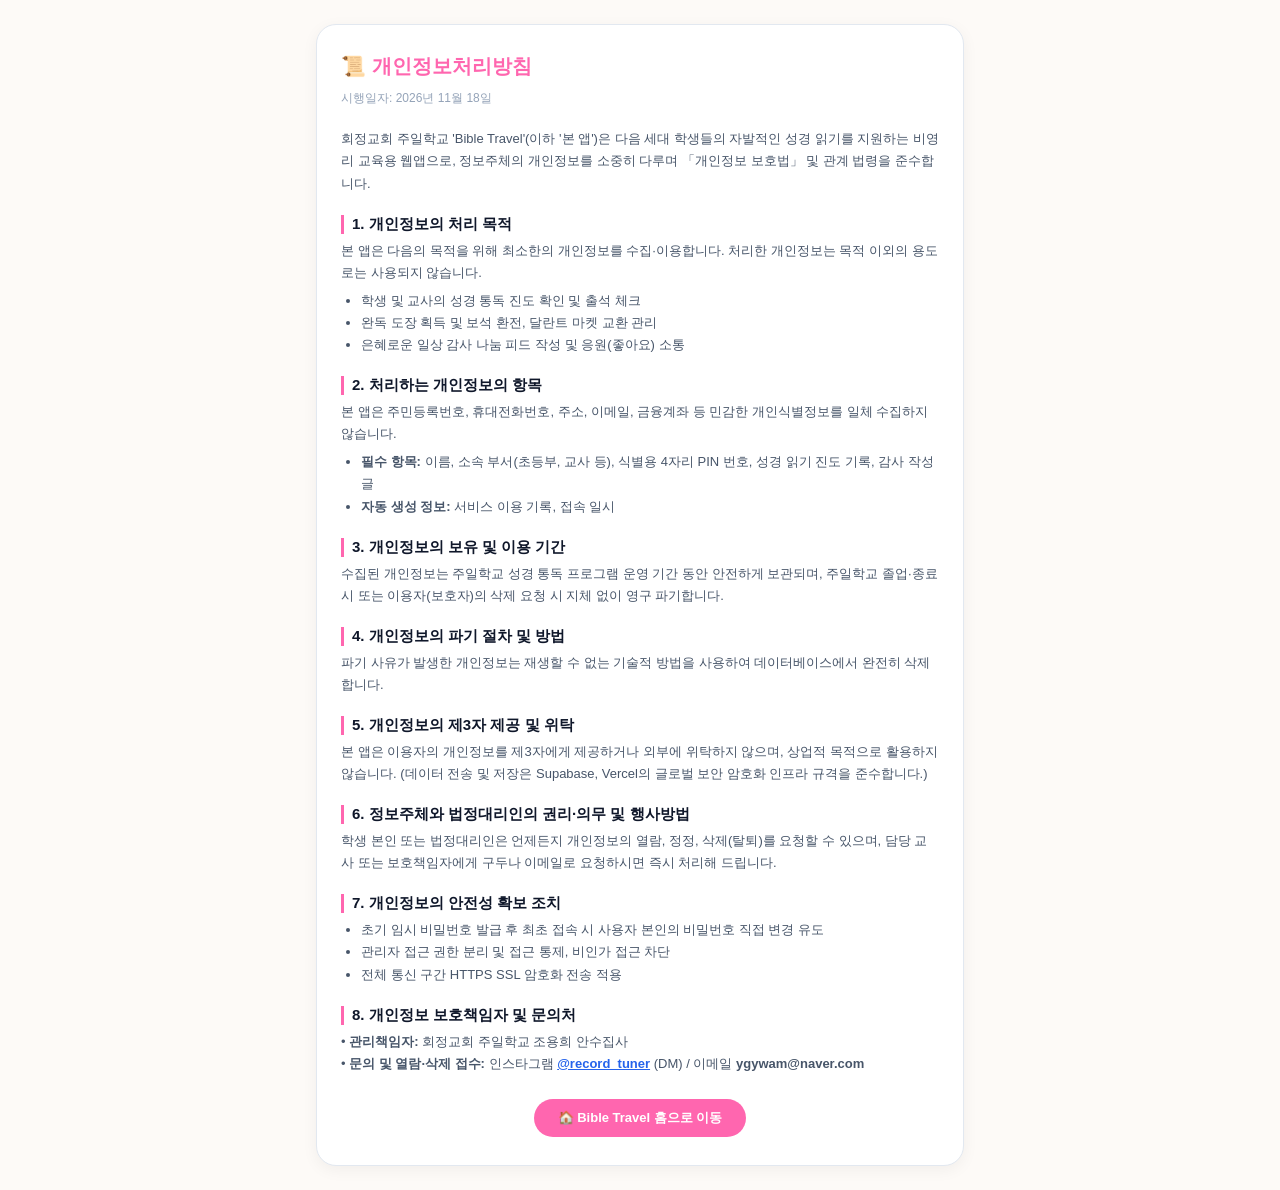
<file: privacy.html>
<!DOCTYPE html>
<html lang="ko">
<head>
  <meta charset="UTF-8">
  <meta name="viewport" content="width=device-width, initial-scale=1.0">
  <title>개인정보처리방침 - 회정교회 주일학교 Bible Travel</title>
  <link rel="stylesheet" href="styles.css">
  <style>
    body {
      background: #fdfaf7;
      padding: 24px 16px;
      font-family: -apple-system, BlinkMacSystemFont, "Segoe UI", Roboto, "Pretendard", sans-serif;
      color: #1e293b;
      max-width: 680px;
      margin: 0 auto;
    }
    .legal-container {
      background: #ffffff;
      border: 1px solid #e2e8f0;
      border-radius: 20px;
      padding: 28px 24px;
      box-shadow: 0 4px 16px rgba(0,0,0,0.05);
    }
    h1 { font-size: 20px; font-weight: 800; margin-bottom: 8px; color: #ff66af; }
    h2 { font-size: 15px; font-weight: 800; margin-top: 20px; margin-bottom: 6px; color: #0f172a; border-left: 3px solid #ff66af; padding-left: 8px; }
    p, li { font-size: 13px; line-height: 1.7; color: #475569; }
    ul { margin: 6px 0; padding-left: 20px; }
    .back-btn {
      display: inline-block;
      margin-top: 24px;
      padding: 10px 24px;
      background: #ff66af;
      color: #fff;
      font-weight: 800;
      border-radius: 20px;
      text-decoration: none;
      font-size: 13px;
    }
  </style>
</head>
<body>
  <div class="legal-container">
    <h1>📜 개인정보처리방침</h1>
    <p style="font-size: 12px; color: #94a3b8; margin-bottom: 20px;">시행일자: 2026년 11월 18일</p>
    
    <p>회정교회 주일학교 'Bible Travel'(이하 '본 앱')은 다음 세대 학생들의 자발적인 성경 읽기를 지원하는 비영리 교육용 웹앱으로, 정보주체의 개인정보를 소중히 다루며 「개인정보 보호법」 및 관계 법령을 준수합니다.</p>

    <h2>1. 개인정보의 처리 목적</h2>
    <p>본 앱은 다음의 목적을 위해 최소한의 개인정보를 수집·이용합니다. 처리한 개인정보는 목적 이외의 용도로는 사용되지 않습니다.</p>
    <ul>
      <li>학생 및 교사의 성경 통독 진도 확인 및 출석 체크</li>
      <li>완독 도장 획득 및 보석 환전, 달란트 마켓 교환 관리</li>
      <li>은혜로운 일상 감사 나눔 피드 작성 및 응원(좋아요) 소통</li>
    </ul>

    <h2>2. 처리하는 개인정보의 항목</h2>
    <p>본 앱은 주민등록번호, 휴대전화번호, 주소, 이메일, 금융계좌 등 민감한 개인식별정보를 일체 수집하지 않습니다.</p>
    <ul>
      <li><strong>필수 항목:</strong> 이름, 소속 부서(초등부, 교사 등), 식별용 4자리 PIN 번호, 성경 읽기 진도 기록, 감사 작성 글</li>
      <li><strong>자동 생성 정보:</strong> 서비스 이용 기록, 접속 일시</li>
    </ul>

    <h2>3. 개인정보의 보유 및 이용 기간</h2>
    <p>수집된 개인정보는 주일학교 성경 통독 프로그램 운영 기간 동안 안전하게 보관되며, 주일학교 졸업·종료 시 또는 이용자(보호자)의 삭제 요청 시 지체 없이 영구 파기합니다.</p>

    <h2>4. 개인정보의 파기 절차 및 방법</h2>
    <p>파기 사유가 발생한 개인정보는 재생할 수 없는 기술적 방법을 사용하여 데이터베이스에서 완전히 삭제합니다.</p>

    <h2>5. 개인정보의 제3자 제공 및 위탁</h2>
    <p>본 앱은 이용자의 개인정보를 제3자에게 제공하거나 외부에 위탁하지 않으며, 상업적 목적으로 활용하지 않습니다. (데이터 전송 및 저장은 Supabase, Vercel의 글로벌 보안 암호화 인프라 규격을 준수합니다.)</p>

    <h2>6. 정보주체와 법정대리인의 권리·의무 및 행사방법</h2>
    <p>학생 본인 또는 법정대리인은 언제든지 개인정보의 열람, 정정, 삭제(탈퇴)를 요청할 수 있으며, 담당 교사 또는 보호책임자에게 구두나 이메일로 요청하시면 즉시 처리해 드립니다.</p>

    <h2>7. 개인정보의 안전성 확보 조치</h2>
    <ul>
      <li>초기 임시 비밀번호 발급 후 최초 접속 시 사용자 본인의 비밀번호 직접 변경 유도</li>
      <li>관리자 접근 권한 분리 및 접근 통제, 비인가 접근 차단</li>
      <li>전체 통신 구간 HTTPS SSL 암호화 전송 적용</li>
    </ul>

    <h2>8. 개인정보 보호책임자 및 문의처</h2>
    <p>
      • <strong>관리책임자:</strong> 회정교회 주일학교 조용희 안수집사<br>
      • <strong>문의 및 열람·삭제 접수:</strong> 인스타그램 <a href="https://www.instagram.com/record_tuner/" target="_blank" rel="noopener noreferrer" style="color:#2563eb; font-weight:700; text-decoration:underline;">@record_tuner</a> (DM) / 이메일 <strong>ygywam@naver.com</strong>
    </p>

    <div style="text-align: center;">
      <a href="/" class="back-btn">🏠 Bible Travel 홈으로 이동</a>
    </div>
  </div>
</body>
</html>
</file>
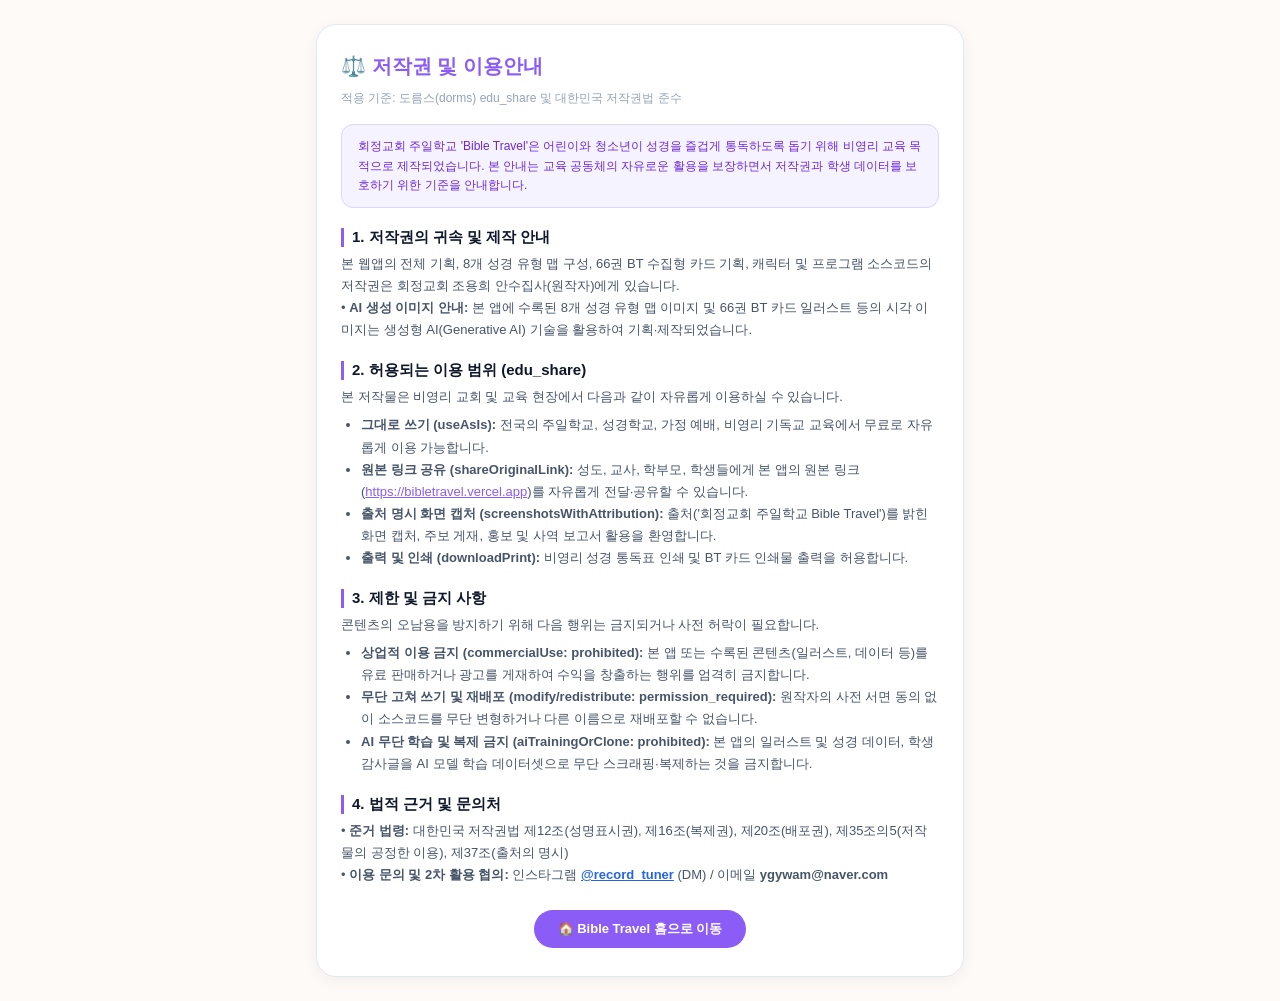
<file: terms.html>
<!DOCTYPE html>
<html lang="ko">
<head>
  <meta charset="UTF-8">
  <meta name="viewport" content="width=device-width, initial-scale=1.0">
  <title>저작권 및 이용안내 - 회정교회 주일학교 Bible Travel</title>
  <link rel="stylesheet" href="styles.css">
  <style>
    body {
      background: #fdfaf7;
      padding: 24px 16px;
      font-family: -apple-system, BlinkMacSystemFont, "Segoe UI", Roboto, "Pretendard", sans-serif;
      color: #1e293b;
      max-width: 680px;
      margin: 0 auto;
    }
    .legal-container {
      background: #ffffff;
      border: 1px solid #e2e8f0;
      border-radius: 20px;
      padding: 28px 24px;
      box-shadow: 0 4px 16px rgba(0,0,0,0.05);
    }
    h1 { font-size: 20px; font-weight: 800; margin-bottom: 8px; color: #8b5cf6; }
    h2 { font-size: 15px; font-weight: 800; margin-top: 20px; margin-bottom: 6px; color: #0f172a; border-left: 3px solid #8b5cf6; padding-left: 8px; }
    p, li { font-size: 13px; line-height: 1.7; color: #475569; }
    ul { margin: 6px 0; padding-left: 20px; }
    .badge-box {
      background: #f5f3ff;
      border: 1px solid #ddd6fe;
      border-radius: 12px;
      padding: 12px 16px;
      margin: 12px 0;
      font-size: 12px;
      color: #6d28d9;
      line-height: 1.6;
    }
    .back-btn {
      display: inline-block;
      margin-top: 24px;
      padding: 10px 24px;
      background: #8b5cf6;
      color: #fff;
      font-weight: 800;
      border-radius: 20px;
      text-decoration: none;
      font-size: 13px;
    }
  </style>
</head>
<body>
  <div class="legal-container">
    <h1>⚖️ 저작권 및 이용안내</h1>
    <p style="font-size: 12px; color: #94a3b8; margin-bottom: 16px;">적용 기준: 도름스(dorms) edu_share 및 대한민국 저작권법 준수</p>
    
    <div class="badge-box">
      회정교회 주일학교 'Bible Travel'은 어린이와 청소년이 성경을 즐겁게 통독하도록 돕기 위해 비영리 교육 목적으로 제작되었습니다. 본 안내는 교육 공동체의 자유로운 활용을 보장하면서 저작권과 학생 데이터를 보호하기 위한 기준을 안내합니다.
    </div>

    <h2>1. 저작권의 귀속 및 제작 안내</h2>
    <p>본 웹앱의 전체 기획, 8개 성경 유형 맵 구성, 66권 BT 수집형 카드 기획, 캐릭터 및 프로그램 소스코드의 저작권은 회정교회 조용희 안수집사(원작자)에게 있습니다.</p>
    <p>• <strong>AI 생성 이미지 안내:</strong> 본 앱에 수록된 8개 성경 유형 맵 이미지 및 66권 BT 카드 일러스트 등의 시각 이미지는 생성형 AI(Generative AI) 기술을 활용하여 기획·제작되었습니다.</p>

    <h2>2. 허용되는 이용 범위 (edu_share)</h2>
    <p>본 저작물은 비영리 교회 및 교육 현장에서 다음과 같이 자유롭게 이용하실 수 있습니다.</p>
    <ul>
      <li><strong>그대로 쓰기 (useAsIs):</strong> 전국의 주일학교, 성경학교, 가정 예배, 비영리 기독교 교육에서 무료로 자유롭게 이용 가능합니다.</li>
      <li><strong>원본 링크 공유 (shareOriginalLink):</strong> 성도, 교사, 학부모, 학생들에게 본 앱의 원본 링크(<a href="https://bibletravel.vercel.app" style="color:#8b5cf6;">https://bibletravel.vercel.app</a>)를 자유롭게 전달·공유할 수 있습니다.</li>
      <li><strong>출처 명시 화면 캡처 (screenshotsWithAttribution):</strong> 출처('회정교회 주일학교 Bible Travel')를 밝힌 화면 캡처, 주보 게재, 홍보 및 사역 보고서 활용을 환영합니다.</li>
      <li><strong>출력 및 인쇄 (downloadPrint):</strong> 비영리 성경 통독표 인쇄 및 BT 카드 인쇄물 출력을 허용합니다.</li>
    </ul>

    <h2>3. 제한 및 금지 사항</h2>
    <p>콘텐츠의 오남용을 방지하기 위해 다음 행위는 금지되거나 사전 허락이 필요합니다.</p>
    <ul>
      <li><strong>상업적 이용 금지 (commercialUse: prohibited):</strong> 본 앱 또는 수록된 콘텐츠(일러스트, 데이터 등)를 유료 판매하거나 광고를 게재하여 수익을 창출하는 행위를 엄격히 금지합니다.</li>
      <li><strong>무단 고쳐 쓰기 및 재배포 (modify/redistribute: permission_required):</strong> 원작자의 사전 서면 동의 없이 소스코드를 무단 변형하거나 다른 이름으로 재배포할 수 없습니다.</li>
      <li><strong>AI 무단 학습 및 복제 금지 (aiTrainingOrClone: prohibited):</strong> 본 앱의 일러스트 및 성경 데이터, 학생 감사글을 AI 모델 학습 데이터셋으로 무단 스크래핑·복제하는 것을 금지합니다.</li>
    </ul>

    <h2>4. 법적 근거 및 문의처</h2>
    <p>
      • <strong>준거 법령:</strong> 대한민국 저작권법 제12조(성명표시권), 제16조(복제권), 제20조(배포권), 제35조의5(저작물의 공정한 이용), 제37조(출처의 명시)<br>
      • <strong>이용 문의 및 2차 활용 협의:</strong> 인스타그램 <a href="https://www.instagram.com/record_tuner/" target="_blank" rel="noopener noreferrer" style="color:#2563eb; font-weight:700; text-decoration:underline;">@record_tuner</a> (DM) / 이메일 <strong>ygywam@naver.com</strong>
    </p>

    <div style="text-align: center;">
      <a href="/" class="back-btn">🏠 Bible Travel 홈으로 이동</a>
    </div>
  </div>
</body>
</html>
</file>
<file: styles.css>
/* ==========================================
 * 주일학교 성경읽기 (Bible Travel) 전용 CSS (v4.1 슬림 단일 통일 규격)
 * ========================================== */

:root {
  --primary: #ff66af;
  --primary-light: #fff0f7;
  --primary-border: #ffccd5;
  --secondary: #3b82f6;
  --foreground: #1e293b;
  --background: #f8fafc;
  --muted: #64748b;
  --border: #e2e8f0;
  --card-bg: #ffffff;
}

* {
  box-sizing: border-box;
  margin: 0;
  padding: 0;
  font-family: 'Noto Sans KR', 'Outfit', sans-serif;
  -webkit-tap-highlight-color: transparent;
}

body {
  background-color: #f1f5f9;
  color: var(--foreground);
  min-height: 100vh;
  display: flex;
  justify-content: center;
}

/* 단 하나의 완벽한 중앙 응집 컨테이너 (PC/모바일 max-width 720px 100% 동일) */
.app-container {
  width: 100%;
  max-width: 720px;
  margin: 0 auto;
  background: #ffffff;
  min-height: 100vh;
  display: flex;
  flex-direction: column;
  position: relative;
  box-shadow: 0 0 30px rgba(0, 0, 0, 0.08);
  padding-bottom: 80px;
}

/* 상단 헤더: 가변 높이 및 반응형 플로팅 */
.app-header {
  width: 100%;
  max-width: 720px;
  margin: 0 auto;
  display: flex;
  justify-content: space-between;
  align-items: center;
  padding: 10px 14px;
  background: rgba(255, 255, 255, 1);
  border-bottom: 1px solid var(--border);
  position: sticky;
  top: 0;
  z-index: 1000;
  transition: background 0.25s ease, opacity 0.25s ease, padding 0.25s ease, box-shadow 0.25s ease;
}

/* 스크롤 시 반투명 플로팅 효과 */
.app-header.floating-header {
  background: rgba(255, 255, 255, 0.5);
  backdrop-filter: blur(8px);
  -webkit-backdrop-filter: blur(8px);
  box-shadow: 0 4px 12px rgba(0, 0, 0, 0.05);
  padding: 8px 12px;
}

/* 터치/클릭/호버 시 즉시 선명화 */
.app-header.floating-header:active,
.app-header.floating-header:hover,
.app-header.floating-header:focus-within {
  background: rgba(255, 255, 255, 1);
  backdrop-filter: none;
}

.logo-area {
  display: flex;
  align-items: center;
  gap: 6px;
  cursor: pointer;
  flex-shrink: 1;
  min-width: 0;
}

.logo-icon {
  font-size: clamp(18px, 4vw, 22px);
  flex-shrink: 0;
}

/* 데스크탑: 한 줄 표시 / 가변 폰트 */
.logo-text-gradient {
  font-family: 'Outfit', 'Noto Sans KR', sans-serif;
  font-size: clamp(14px, 3.2vw, 19px);
  font-weight: 800;
  background: linear-gradient(135deg, #ff66af 0%, #e11d48 100%);
  -webkit-background-clip: text;
  -webkit-text-fill-color: transparent;
  letter-spacing: -0.5px;
  white-space: nowrap;
}

.logo-br-mobile {
  display: none;
}

.user-area {
  display: flex;
  align-items: center;
  justify-content: flex-end;
  flex-shrink: 0;
  margin-left: 6px;
}

/* 프로필 뱃지: 줄바꿈 금지 및 유연한 축소 */
#user-profile-badge {
  display: inline-flex;
  align-items: center;
  gap: clamp(3px, 1vw, 6px);
  background: var(--primary-light);
  padding: 3px clamp(6px, 1.5vw, 10px);
  border-radius: 20px;
  border: 1px solid var(--primary-border);
  white-space: nowrap;
  font-size: clamp(10px, 2.6vw, 12px);
}

#user-profile-badge button {
  background: none;
  border: none;
  font-size: inherit;
  font-weight: 800;
  cursor: pointer;
  padding: 1px 2px;
}

/* 모바일 전용 미디어 쿼리 (< 600px) */
@media (max-width: 600px) {
  .logo-br-mobile {
    display: inline;
  }
  .logo-text-gradient {
    white-space: normal;
    line-height: 1.15;
    font-size: clamp(12px, 3.2vw, 15px);
  }
  .app-header {
    padding: 8px 10px;
  }
  #user-profile-badge {
    padding: 2px 6px;
    gap: 3px;
  }
  #user-reading-location {
    padding: 1px 5px !important;
  }
  
  /* 카드 도감 모바일 축소 통합 */
  .card-grid {
    grid-template-columns: repeat(auto-fill, minmax(64px, 1fr));
    gap: 6px;
  }
  .card-dex-item {
    padding: 6px 2px;
  }
}

/* 메인 컨텐츠 영영 (100% 동일 규격) */
.app-main {
  flex: 1;
  width: 100%;
  max-width: 720px;
  margin: 0 auto;
  padding: 16px;
}

/* 뷰 섹션 전 탭 (홈, 유형맵, BT도감, 감사, 관리자) 100% 완벽 통일 */
.view-section {
  display: none;
  width: 100%;
  max-width: 720px;
  margin: 0 auto;
}

.view-section.active {
  display: block;
  animation: viewFadeSlide 0.28s cubic-bezier(0.16, 1, 0.3, 1);
}

@keyframes viewFadeSlide {
  0% {
    opacity: 0;
    transform: translateY(10px);
  }
  100% {
    opacity: 1;
    transform: translateY(0);
  }
}

/* 32px 라운드 캡슐 버튼 */
.btn-pill {
  display: inline-flex;
  align-items: center;
  justify-content: center;
  padding: 10px 20px;
  border-radius: 32px;
  background: var(--primary);
  color: #ffffff;
  font-size: 14px;
  font-weight: 800;
  border: none;
  cursor: pointer;
  transition: transform 0.16s cubic-bezier(0.2, 0, 0, 1), box-shadow 0.16s ease, background 0.15s ease, filter 0.15s ease;
  box-shadow: 0 4px 14px rgba(255, 102, 175, 0.25);
  width: 100%;
  user-select: none;
  -webkit-tap-highlight-color: transparent;
}

.btn-pill:hover {
  transform: translateY(-2px);
  box-shadow: 0 8px 20px rgba(255, 102, 175, 0.4);
  filter: brightness(1.03);
}

.btn-pill:active {
  transform: translateY(1px) scale(0.97);
  box-shadow: 0 2px 6px rgba(255, 102, 175, 0.2);
}

.btn-pill.btn-secondary {
  background: #f1f5f9;
  color: var(--foreground);
  box-shadow: 0 2px 6px rgba(0, 0, 0, 0.04);
}

.btn-pill.btn-secondary:hover {
  background: #e2e8f0;
  transform: translateY(-2px);
  box-shadow: 0 5px 14px rgba(0, 0, 0, 0.08);
}

.btn-pill.btn-secondary:active {
  transform: translateY(1px) scale(0.97);
  box-shadow: none;
}

/* 주요 행동 유도 CTA 버튼 (누르고 싶게 만드는 비주얼 효과 & 샴페인 스윕) */
.btn-cta {
  background: linear-gradient(135deg, #ff66af 0%, #ff4296 100%) !important;
  color: #ffffff !important;
  box-shadow: 0 6px 20px rgba(255, 102, 175, 0.4) !important;
  position: relative;
  overflow: hidden;
  transition: transform 0.18s cubic-bezier(0.2, 0, 0, 1), box-shadow 0.18s ease, filter 0.15s ease !important;
}

.btn-cta:hover {
  transform: translateY(-3px) scale(1.01) !important;
  box-shadow: 0 10px 26px rgba(255, 102, 175, 0.52) !important;
  filter: brightness(1.05) !important;
}

.btn-cta:active {
  transform: translateY(1px) scale(0.97) !important;
  box-shadow: 0 3px 8px rgba(255, 102, 175, 0.25) !important;
}

.btn-cta::after {
  content: '';
  position: absolute;
  top: -50%;
  left: -60%;
  width: 40%;
  height: 200%;
  background: rgba(255, 255, 255, 0.28);
  transform: rotate(25deg);
  pointer-events: none;
  transition: none;
}

.btn-cta:hover::after {
  left: 130%;
  transition: left 0.65s cubic-bezier(0.4, 0, 0.2, 1);
}

/* 보석/상점 전용 보라색 CTA 버튼 */
.btn-exchange-cta {
  background: linear-gradient(135deg, #8b5cf6 0%, #7c3aed 100%) !important;
  color: #ffffff !important;
  box-shadow: 0 5px 16px rgba(139, 92, 246, 0.35) !important;
  transition: transform 0.18s cubic-bezier(0.2, 0, 0, 1), box-shadow 0.18s ease !important;
}

.btn-exchange-cta:hover {
  transform: translateY(-2px) !important;
  box-shadow: 0 8px 22px rgba(139, 92, 246, 0.5) !important;
  filter: brightness(1.05) !important;
}

.btn-exchange-cta:active {
  transform: translateY(1px) scale(0.97) !important;
  box-shadow: 0 2px 6px rgba(139, 92, 246, 0.25) !important;
}

/* 기본 카드 컨테이너 */
.card {
  background: var(--card-bg);
  border-radius: 20px;
  padding: 18px;
  margin-bottom: 16px;
  border: 1px solid var(--border);
  box-shadow: 0 4px 12px rgba(0, 0, 0, 0.03);
}

/* 지갑 바 */
.wallet-bar {
  display: flex;
  justify-content: space-around;
  background: var(--primary-light);
  border: 1.5px solid var(--primary-border);
  border-radius: 20px;
  padding: 12px 8px;
}

.wallet-item {
  font-size: 13px;
  font-weight: 700;
  color: var(--muted);
  display: flex;
  align-items: center;
  gap: 4px;
}

.wallet-val {
  color: var(--primary);
  font-weight: 800;
  font-size: 15px;
}

/* 8개 성경 유형 맵 탭 스크롤러 */
.map-tab-scroll {
  display: flex;
  gap: 8px;
  overflow-x: auto;
  padding-bottom: 10px;
  margin-bottom: 14px;
  -webkit-overflow-scrolling: touch;
  scrollbar-width: none;
}
.map-tab-scroll::-webkit-scrollbar {
  display: none;
}

.map-tab-item {
  white-space: nowrap;
  padding: 8px 16px;
  border-radius: 20px;
  background: #ffffff;
  border: 1.5px solid var(--border);
  font-size: 13px;
  font-weight: 700;
  color: var(--muted);
  cursor: pointer;
}

.map-tab-item.active {
  background: var(--primary);
  color: #ffffff;
  border-color: var(--primary);
}

/* 맵 캔버스 영역 (화면 가로폭에 맞춰 양옆 잘림 없이 100% 비율 자동 축소) */
.map-canvas-container {
  width: 100%;
  aspect-ratio: 16 / 10;
  min-height: 220px;
  max-height: 380px;
  height: auto;
  background-size: 100% 100%;
  background-position: center;
  background-repeat: no-repeat;
  border-radius: 18px;
  position: relative;
  overflow: hidden;
  border: 2px solid var(--primary-border);
  box-shadow: inset 0 0 20px rgba(0,0,0,0.05);
}

/* 실시간 성경 통독 경주 트랙 (Race Track) 스타일 */
.race-track-container {
  position: relative;
  width: 100%;
  height: 90px;
  background: #ffffff;
  border-radius: 16px;
  border: 1.5px dashed var(--primary-border);
  padding: 10px 40px;
  display: flex;
  align-items: center;
  overflow: hidden;
  margin-top: 6px;
  box-shadow: inset 0 2px 6px rgba(0,0,0,0.02);
}

.race-track-line {
  width: 100%;
  height: 6px;
  background: linear-gradient(90deg, #3b82f6 0%, #ff66af 100%);
  border-radius: 4px;
}

.race-track-flag {
  position: absolute;
  top: 8px;
  font-size: 10px;
  font-weight: 800;
  padding: 2px 6px;
  border-radius: 8px;
  z-index: 10;
}
.race-track-flag.start { left: 8px; background: #e2e8f0; color: #475569; }
.race-track-flag.finish { right: 8px; background: #fef08a; color: #854d0e; }

.race-avatar-item {
  position: absolute;
  top: 50%;
  transform: translate(-50%, -50%);
  display: flex;
  flex-direction: column;
  align-items: center;
  transition: left 0.5s ease;
  z-index: 20;
}

.race-avatar-name {
  font-size: 10px;
  font-weight: 800;
  color: var(--foreground);
  background: rgba(255,255,255,0.9);
  padding: 1px 6px;
  border-radius: 8px;
  border: 1px solid var(--border);
  white-space: nowrap;
  margin-bottom: 2px;
}

.race-avatar-icon {
  width: 32px;
  height: 32px;
  border-radius: 50%;
  display: flex;
  align-items: center;
  justify-content: center;
  font-size: 18px;
  box-shadow: 0 4px 8px rgba(0,0,0,0.15);
  border: 2px solid #ffffff;
}

/* 지도 위 아바타 핀 & 아담한 콤팩트 이름 뱃지 (그림 가림 방지) */
.avatar-pin {
  position: absolute;
  transform: translate(-50%, -100%);
  display: flex;
  flex-direction: column;
  align-items: center;
  pointer-events: none;
  z-index: 100;
  transition: all 0.5s ease;
}

.avatar-bubble {
  background: rgba(255, 255, 255, 0.95);
  color: var(--foreground);
  font-size: 11px;
  font-weight: 800;
  padding: 2px 8px;
  border-radius: 10px;
  border: 1.5px solid var(--primary);
  box-shadow: 0 2px 6px rgba(0, 0, 0, 0.15);
  white-space: nowrap;
  max-width: 90px;
  overflow: hidden;
  text-overflow: ellipsis;
  margin-bottom: 2px;
}

.avatar-icon-box {
  width: 32px;
  height: 32px;
  background: #ffffff;
  border-radius: 50%;
  display: flex;
  align-items: center;
  justify-content: center;
  font-size: 18px;
  border: 2px solid var(--primary);
  box-shadow: 0 4px 10px rgba(0,0,0,0.2);
}

/* BT 카드 도감 그리드 (3D 원근감) */
.card-grid {
  display: grid;
  grid-template-columns: repeat(auto-fill, minmax(75px, 1fr));
  gap: 8px;
  width: 100%;
  perspective: 1000px;
}

.card-dex-item {
  background: #ffffff;
  border: 1.5px solid var(--border);
  border-radius: 14px;
  padding: 8px 4px;
  text-align: center;
  cursor: pointer;
  position: relative;
  display: flex;
  flex-direction: column;
  align-items: center;
  justify-content: space-between;
  min-width: 0;
  transform-style: preserve-3d;
  will-change: transform, box-shadow;
  transition: transform 0.15s cubic-bezier(0.2, 0, 0, 1), box-shadow 0.15s ease, border-color 0.2s ease, background 0.2s ease;
}

.card-dex-item.unlocked {
  border-color: var(--primary);
  background: var(--primary-light);
}

/* 하단 네비게이션 바: 애플 독(Dock) 플로팅 글래스모피즘 스타일 */
.bottom-nav {
  position: fixed;
  bottom: 10px;
  left: 50%;
  transform: translateX(-50%);
  width: calc(100% - 20px);
  max-width: 600px;
  height: 66px;
  background: rgba(255, 255, 255, 0.92);
  backdrop-filter: blur(20px);
  -webkit-backdrop-filter: blur(20px);
  border: 1.5px solid rgba(255, 255, 255, 0.85);
  border-radius: 30px;
  box-shadow: 0 12px 36px rgba(0, 0, 0, 0.12), 0 2px 10px rgba(0, 0, 0, 0.04);
  display: flex;
  justify-content: space-evenly;
  align-items: center;
  z-index: 2000;
  padding: 4px 12px;
  transition: box-shadow 0.25s ease, max-width 0.25s ease;
}

.bottom-nav:hover {
  box-shadow: 0 16px 42px rgba(255, 102, 175, 0.18), 0 4px 14px rgba(0, 0, 0, 0.08);
}

.nav-item {
  display: flex;
  flex-direction: column;
  align-items: center;
  justify-content: center;
  gap: 2px;
  background: none;
  border: none;
  color: var(--muted);
  font-size: 11px;
  font-weight: 700;
  cursor: pointer;
  flex: 1;
  padding: 4px 0;
  border-radius: 16px;
  transform-origin: bottom center;
  will-change: transform;
  transition: transform 0.12s cubic-bezier(0.2, 0, 0, 1), color 0.15s ease, background 0.15s ease;
  position: relative;
  user-select: none;
}

.nav-item.active {
  color: var(--primary);
}

.nav-item.active::after {
  content: '';
  position: absolute;
  bottom: 1px;
  left: 50%;
  transform: translateX(-50%);
  width: 4px;
  height: 4px;
  border-radius: 50%;
  background: var(--primary);
}

.nav-icon {
  font-size: 22px;
  display: inline-block;
  pointer-events: none;
  transition: transform 0.12s cubic-bezier(0.2, 0, 0, 1);
}

/* 모달 팝업 및 배경 블러 */
.modal-overlay {
  position: fixed;
  top: 0;
  left: 0;
  right: 0;
  bottom: 0;
  background: rgba(0, 0, 0, 0.6);
  backdrop-filter: blur(8px);
  -webkit-backdrop-filter: blur(8px);
  display: none;
  align-items: center;
  justify-content: center;
  z-index: 3000;
  opacity: 0;
  pointer-events: none;
  transition: opacity 0.25s ease;
}

.modal-overlay.active {
  display: flex !important;
  opacity: 1 !important;
  pointer-events: auto !important;
}

.modal-card {
  background: #ffffff;
  border-radius: 24px;
  padding: 24px;
  box-shadow: 0 20px 40px rgba(0, 0, 0, 0.2);
  transform: scale(0.94) translateY(12px);
  transition: transform 0.24s cubic-bezier(0.175, 0.885, 0.32, 1.275);
}

.modal-overlay.active .modal-card {
  transform: scale(1) translateY(0);
}

/* PIN 다이얼 상자 */
.pin-digit-box {
  width: 50px;
  height: 54px;
  text-align: center;
  font-size: 24px;
  font-weight: 800;
  border: 2px solid var(--border);
  border-radius: 16px;
  outline: none;
}

.pin-digit-box:focus {
  border-color: var(--primary);
  background: var(--primary-light);
}

/* 토스트 알림 */
.toast {
  position: fixed;
  bottom: 80px;
  left: 50%;
  transform: translateX(-50%);
  background: rgba(30, 41, 59, 0.9);
  color: #ffffff;
  padding: 10px 20px;
  border-radius: 24px;
  font-size: 13px;
  font-weight: 700;
  z-index: 4000;
  display: none;
}

/* 공통 하단 푸터 스타일 */
.app-footer {
  text-align: center;
  padding: 24px 16px 12px 16px;
  margin-top: 20px;
  border-top: 1px dashed var(--border);
  display: flex;
  flex-direction: column;
  gap: 4px;
}

.footer-author {
  font-size: 12px;
  font-weight: 700;
  color: var(--muted);
}

.footer-copy {
  font-size: 11px;
  color: #94a3b8;
}

.footer-links {
  margin-top: 4px;
}

.footer-links a {
  font-size: 11px;
  font-weight: 700;
  color: var(--primary);
  text-decoration: underline;
  cursor: pointer;
}


/* 감사/기도제목 피드 인터랙티브 하트 응원 버튼 */
.btn-heart-like {
  display: inline-flex;
  align-items: center;
  gap: 6px;
  padding: 6px 14px;
  border-radius: 20px;
  font-size: 13px;
  font-weight: 800;
  border: 1.5px solid var(--border);
  background: #f8fafc;
  color: #64748b;
  cursor: pointer;
  user-select: none;
  -webkit-tap-highlight-color: transparent;
  transition: transform 0.16s cubic-bezier(0.2, 0, 0, 1), box-shadow 0.16s ease, background 0.15s ease, border-color 0.15s ease, color 0.15s ease;
}

.btn-heart-like:hover {
  transform: translateY(-2px) scale(1.05);
  box-shadow: 0 4px 14px rgba(239, 68, 68, 0.22);
  border-color: #fca5a5;
  color: #ef4444;
  background: #fff5f5;
}

.btn-heart-like:active {
  transform: scale(0.92);
}

.btn-heart-like.liked {
  background: #fef2f2;
  border-color: #f87171;
  color: #ef4444;
  box-shadow: 0 2px 10px rgba(239, 68, 68, 0.2);
}

.btn-heart-like .heart-icon {
  font-size: 16px;
  display: inline-block;
  transition: transform 0.2s cubic-bezier(0.175, 0.885, 0.32, 1.275);
}

.btn-heart-like:hover .heart-icon {
  transform: scale(1.25);
}

.btn-heart-like.animating .heart-icon {
  animation: heartBurst 0.55s cubic-bezier(0.175, 0.885, 0.32, 1.275);
}

@keyframes heartBurst {
  0% { transform: scale(1); }
  25% { transform: scale(1.65) rotate(-14deg); }
  50% { transform: scale(1.2) rotate(10deg); }
  75% { transform: scale(1.4) rotate(-4deg); }
  100% { transform: scale(1) rotate(0deg); }
}

/* 마켓 상품 카드 반응형 인터랙티브 스타일 */
.market-product-card {
  background: #ffffff;
  border: 1.5px solid var(--border);
  border-radius: 16px;
  padding: 12px;
  text-align: center;
  display: flex;
  flex-direction: column;
  justify-content: space-between;
  box-shadow: 0 2px 8px rgba(0,0,0,0.03);
  transition: transform 0.2s cubic-bezier(0.2, 0, 0, 1), box-shadow 0.2s ease, border-color 0.2s ease;
}

.market-product-card:hover {
  transform: translateY(-3px);
  box-shadow: 0 10px 24px rgba(139, 92, 246, 0.16);
  border-color: #c4b5fd;
}

/* 이모티콘 팔레트 버튼 스타일 */
.market-emoji-btn {
  background: #ffffff;
  border: 1px solid var(--border);
  border-radius: 10px;
  padding: 6px 2px;
  font-size: 24px;
  cursor: pointer;
  transition: transform 0.14s cubic-bezier(0.2, 0, 0, 1), background 0.14s ease, border-color 0.14s ease;
  user-select: none;
}

.market-emoji-btn:hover {
  transform: scale(1.22);
  background: #fff3f8;
  border-color: var(--primary);
}

.market-emoji-btn.selected {
  background: #fff0f7;
  border-color: var(--primary);
  box-shadow: 0 0 0 2px rgba(255, 102, 175, 0.35);
  transform: scale(1.15);
}

/* 하단 네비게이션 모바일 미디어 쿼리 */
@media (max-width: 480px) {
  .bottom-nav {
    padding: 2px 4px;
    height: 60px;
    bottom: 8px;
  }
  .nav-item {
    font-size: 10px;
    gap: 1px;
    padding: 2px 0;
  }
  .nav-icon {
    font-size: 19px;
  }
}

/* 💬 문의 게시판 전용 카드 스타일 */
.inquiry-card {
  background: #ffffff;
  border: 1.5px solid var(--border);
  border-radius: 16px;
  padding: 16px;
  box-shadow: 0 4px 12px rgba(0, 0, 0, 0.03);
  transition: border-color 0.15s ease, box-shadow 0.15s ease;
}

.inquiry-card:hover {
  border-color: #cbd5e1;
  box-shadow: 0 6px 18px rgba(0, 0, 0, 0.06);
}

.inquiry-badge-private {
  background: #fee2e2;
  color: #b91c1c;
  font-size: 11px;
  font-weight: 800;
  padding: 2px 8px;
  border-radius: 8px;
}

.inquiry-badge-public {
  background: #dcfce7;
  color: #15803d;
  font-size: 11px;
  font-weight: 800;
  padding: 2px 8px;
  border-radius: 8px;
}

.inquiry-badge-reward {
  background: #fef3c7;
  color: #b45309;
  font-size: 11px;
  font-weight: 800;
  padding: 2px 8px;
  border-radius: 8px;
}

/* ==========================================
 * 인터렉티브 가이드 & 온보딩 전용 스타일 (Light Mode)
 * ========================================== */

/* 상점 탭 상단 가이드 배너 */
.shop-guide-banner {
  background: linear-gradient(135deg, #fffbeb 0%, #ffffff 100%);
  border: 1.5px solid #fde68a;
  border-radius: 16px;
  padding: 12px 14px;
  margin-bottom: 14px;
  display: flex;
  justify-content: space-between;
  align-items: center;
  gap: 12px;
  cursor: pointer;
  transition: transform 0.18s ease, box-shadow 0.18s ease, border-color 0.18s ease;
  box-shadow: 0 2px 8px rgba(245, 158, 11, 0.08);
}
.shop-guide-banner:hover {
  transform: translateY(-2px);
  box-shadow: 0 6px 16px rgba(245, 158, 11, 0.15);
  border-color: #f59e0b;
}

.shop-guide-banner-content {
  display: flex;
  align-items: center;
  gap: 10px;
  flex: 1 1 auto;
  min-width: 0;
}
.shop-guide-banner-text {
  flex: 1 1 auto;
  min-width: 0;
}
.shop-guide-banner-btn {
  width: auto !important;
  flex-shrink: 0 !important;
  white-space: nowrap !important;
  padding: 5px 12px !important;
  font-size: 11.5px !important;
}

/* 상점 획득 가이드 모달 인터렉티브 필터 탭 (줄바꿈 허용으로 화면 넘어감 방지) */
.guide-filter-bar {
  display: flex;
  flex-wrap: wrap;
  gap: 6px;
  margin-bottom: 14px;
}
.guide-filter-chip {
  flex: 1 1 auto;
  text-align: center;
  padding: 6px 10px;
  border-radius: 12px;
  font-size: 11.5px;
  font-weight: 800;
  border: 1px solid var(--border);
  background: #f8fafc;
  color: var(--muted);
  cursor: pointer;
  white-space: nowrap;
  transition: all 0.15s ease;
}
.guide-filter-chip.active {
  background: var(--primary);
  color: #ffffff;
  border-color: var(--primary);
  box-shadow: 0 2px 8px rgba(255, 102, 175, 0.3);
}

/* 상점 획득 가이드 개별 카드 */
.guide-card {
  border-radius: 14px;
  padding: 12px 14px;
  border: 1.5px solid var(--border);
  background: #ffffff;
  cursor: pointer;
  transition: all 0.2s cubic-bezier(0.16, 1, 0.3, 1);
  position: relative;
  overflow: hidden;
}
.guide-card:hover {
  transform: translateY(-2px);
  box-shadow: 0 6px 16px rgba(0, 0, 0, 0.06);
}
.guide-card.active {
  border-color: var(--primary);
  box-shadow: 0 4px 14px rgba(255, 102, 175, 0.18);
}
.guide-card-badge {
  font-size: 11px;
  font-weight: 800;
  padding: 2px 8px;
  border-radius: 8px;
  display: inline-block;
}

/* 온보딩 인터렉티브 단계 네비게이션 */
.onboard-step-nav {
  display: flex;
  gap: 6px;
  margin-bottom: 16px;
  overflow-x: auto;
  scrollbar-width: none;
  padding: 4px 2px;
}
.onboard-step-nav::-webkit-scrollbar {
  display: none;
}
.onboard-step-btn {
  flex: 1 1 0;
  min-width: 0;
  padding: 7px 4px;
  border-radius: 14px;
  border: 1.5px solid var(--border);
  background: #ffffff;
  color: var(--muted);
  font-size: 11px;
  font-weight: 800;
  cursor: pointer;
  display: flex;
  flex-direction: column;
  align-items: center;
  gap: 3px;
  transition: all 0.2s cubic-bezier(0.16, 1, 0.3, 1);
  text-align: center;
  white-space: nowrap;
}
.onboard-step-btn:hover {
  border-color: #cbd5e1;
  background: #f8fafc;
}
.onboard-step-btn.active {
  border-color: var(--primary);
  background: linear-gradient(135deg, #fff0f7 0%, #ffffff 100%);
  color: var(--primary);
  box-shadow: 0 4px 12px rgba(255, 102, 175, 0.15);
  transform: translateY(-2px);
}

/* 온보딩 단계 카드 슬라이드 */
.onboard-step-card {
  display: none;
  animation: onboardFadeSlide 0.25s cubic-bezier(0.16, 1, 0.3, 1);
}
.onboard-step-card.active {
  display: block;
}
@keyframes onboardFadeSlide {
  0% {
    opacity: 0;
    transform: translateY(8px);
  }
  100% {
    opacity: 1;
    transform: translateY(0);
  }
}

/* 인터렉티브 미니 맵 트레일 (Step 1) */
.mini-map-track {
  background: #f0fdf4;
  border: 1.5px dashed #86efac;
  border-radius: 16px;
  padding: 14px 12px;
  position: relative;
  overflow: hidden;
  margin: 12px 0;
}
.mini-avatar-walker {
  display: inline-flex;
  align-items: center;
  justify-content: center;
  width: 36px;
  height: 36px;
  background: #ffffff;
  border: 2px solid #10b981;
  border-radius: 50%;
  box-shadow: 0 2px 8px rgba(16, 185, 129, 0.25);
  font-size: 20px;
  transition: transform 0.4s cubic-bezier(0.34, 1.56, 0.64, 1);
}

/* 인터렉티브 보상 테스트 칩 (Step 2) */
.onboard-reward-chip {
  background: #ffffff;
  border: 1.5px solid var(--border);
  border-radius: 12px;
  padding: 8px 10px;
  cursor: pointer;
  display: flex;
  align-items: center;
  justify-content: space-between;
  gap: 8px;
  transition: all 0.15s ease;
}
.onboard-reward-chip:hover {
  border-color: var(--primary);
  background: #fff0f7;
  transform: translateX(3px);
}
.onboard-reward-chip:active {
  transform: scale(0.97);
}

/* 3D 홀로그램 BT 카드 미리보기 (Step 3) */
.hologram-preview-box {
  perspective: 1000px;
  display: flex;
  justify-content: center;
  margin: 14px 0;
}
.hologram-card-inner {
  width: 140px;
  height: 190px;
  border-radius: 14px;
  background: linear-gradient(135deg, #fef3c7 0%, #fde68a 30%, #bfdbfe 70%, #fbcfe8 100%);
  border: 2px solid #f59e0b;
  box-shadow: 0 8px 24px rgba(245, 158, 11, 0.2);
  display: flex;
  flex-direction: column;
  align-items: center;
  justify-content: space-between;
  padding: 10px;
  cursor: pointer;
  transition: transform 0.3s cubic-bezier(0.16, 1, 0.3, 1), box-shadow 0.3s ease;
  position: relative;
  overflow: hidden;
}
.hologram-card-inner:hover {
  transform: rotateY(15deg) rotateX(10deg) scale(1.04);
  box-shadow: 0 14px 32px rgba(245, 158, 11, 0.35);
}
.hologram-card-inner::after {
  content: '';
  position: absolute;
  top: -50%;
  left: -50%;
  width: 200%;
  height: 200%;
  background: linear-gradient(60deg, transparent 40%, rgba(255, 255, 255, 0.5) 50%, transparent 60%);
  transform: rotate(25deg);
  pointer-events: none;
  animation: cardShine 3s infinite linear;
}
@keyframes cardShine {
  0% { transform: translate(-30%, -30%) rotate(25deg); }
  100% { transform: translate(30%, 30%) rotate(25deg); }
}
</file>
